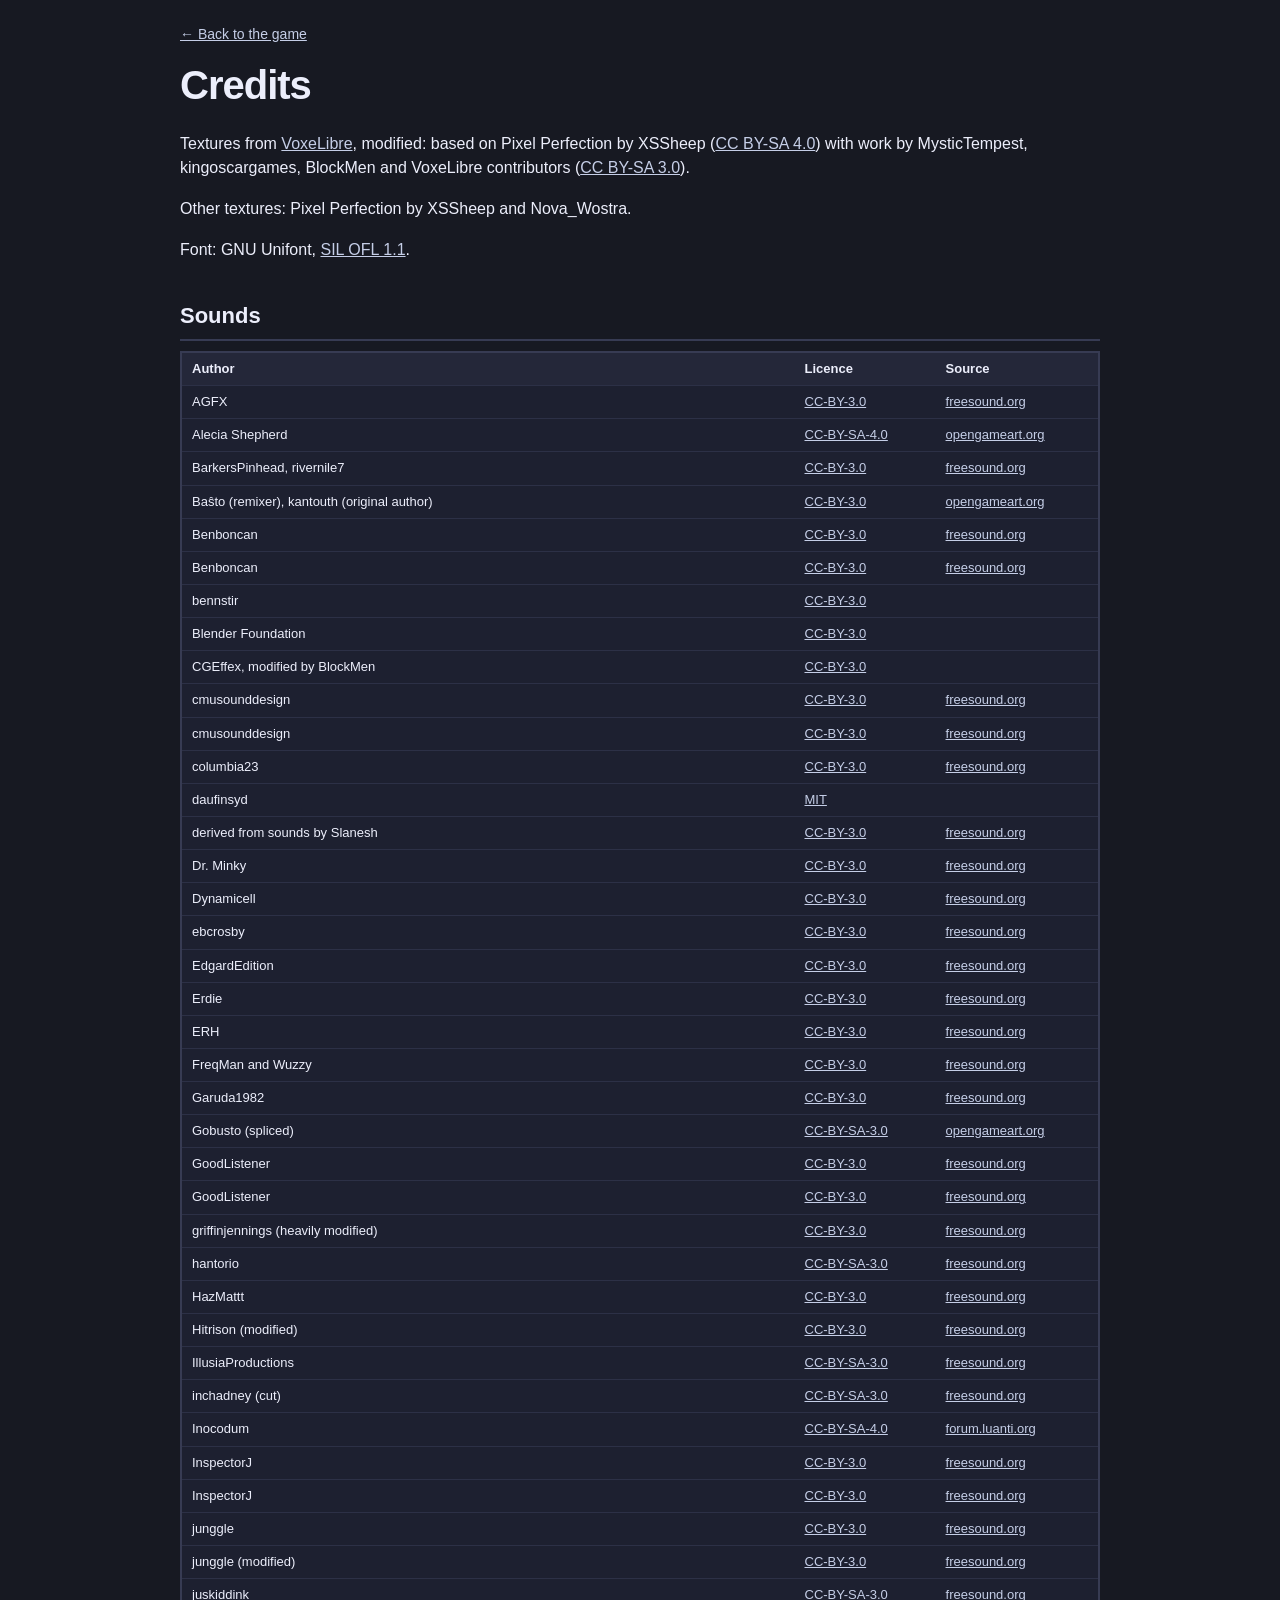
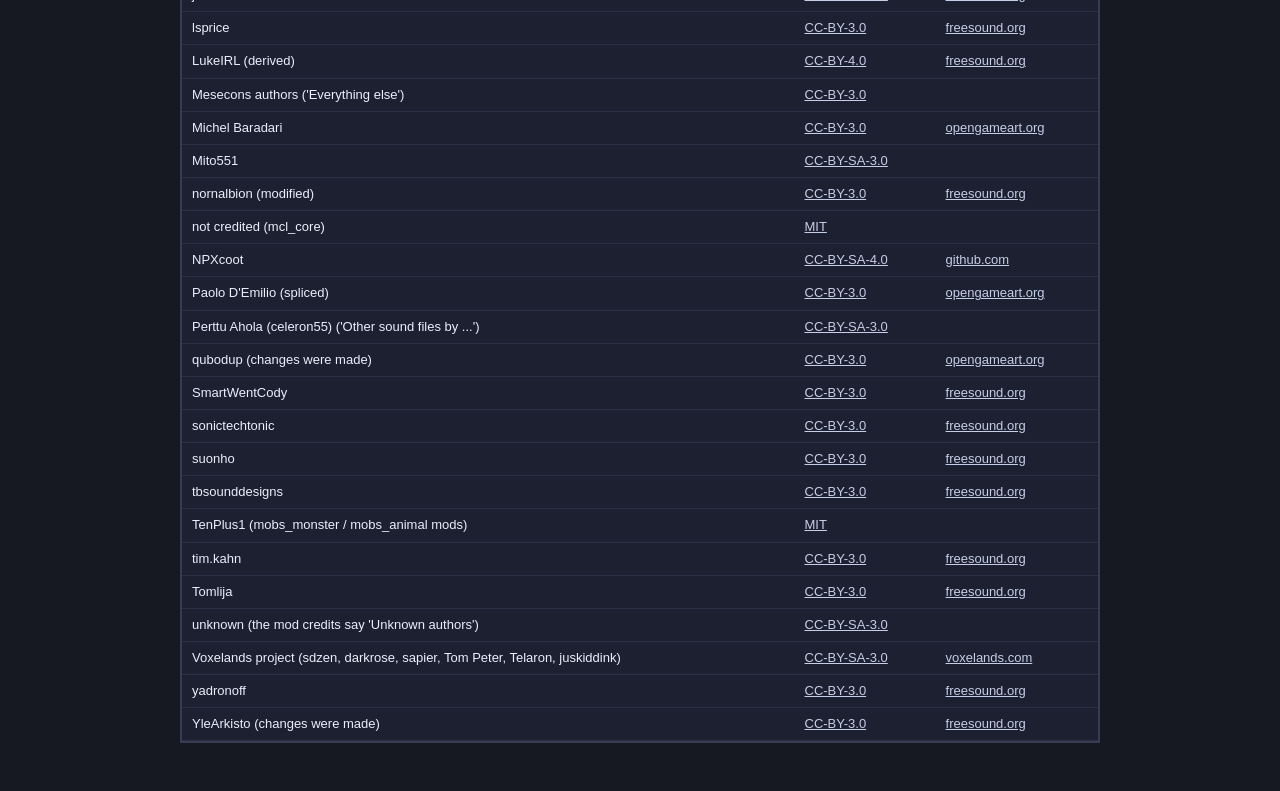
<file: credits/index.html>
<!doctype html>
<html lang="en">
  <head>
    <meta charset="utf-8" />
    <meta name="viewport" content="width=device-width, initial-scale=1" />
    <title>Credits · blox.party</title>
    <meta name="description" content="Credits and licences for the textures, sounds and font used in blox.party." />
    <link rel="canonical" href="https://blox.party/credits/" />
    <script type="module" crossorigin src="../assets/credits-CNXd7aBH.js"></script>
    <link rel="modulepreload" crossorigin href="../assets/modulepreload-polyfill-P2Xu9kJm.js">
    <link rel="stylesheet" crossorigin href="../assets/style-COUsnUMy.css">
  </head>
  <body>
    <main class="credits">
      <p class="back"><a href="/">← Back to the game</a></p>
      <h1>Credits</h1>
      <p>
        Textures from <a href="https://github.com/VoxeLibre/VoxeLibre/tree/4492ce6ff8d856daa4567abe2ea689f4e7a39842">VoxeLibre</a>,
        modified: based on Pixel Perfection by XSSheep (<a href="https://creativecommons.org/licenses/by-sa/4.0/">CC BY-SA 4.0</a>)
        with work by MysticTempest, kingoscargames, BlockMen and VoxeLibre contributors
        (<a href="https://creativecommons.org/licenses/by-sa/3.0/">CC BY-SA 3.0</a>).
      </p>
      <p>Other textures: Pixel Perfection by XSSheep and Nova_Wostra.</p>
      <p>Font: GNU Unifont, <a href="https://openfontlicense.org/">SIL OFL 1.1</a>.</p>
      <h2>Sounds</h2>
      <div class="table-wrap">
        <table>
          <thead><tr><th>Author</th><th>Licence</th><th>Source</th></tr></thead>
          <tbody id="sound-rows"></tbody>
        </table>
      </div>
    </main>
  </body>
</html>
</file>
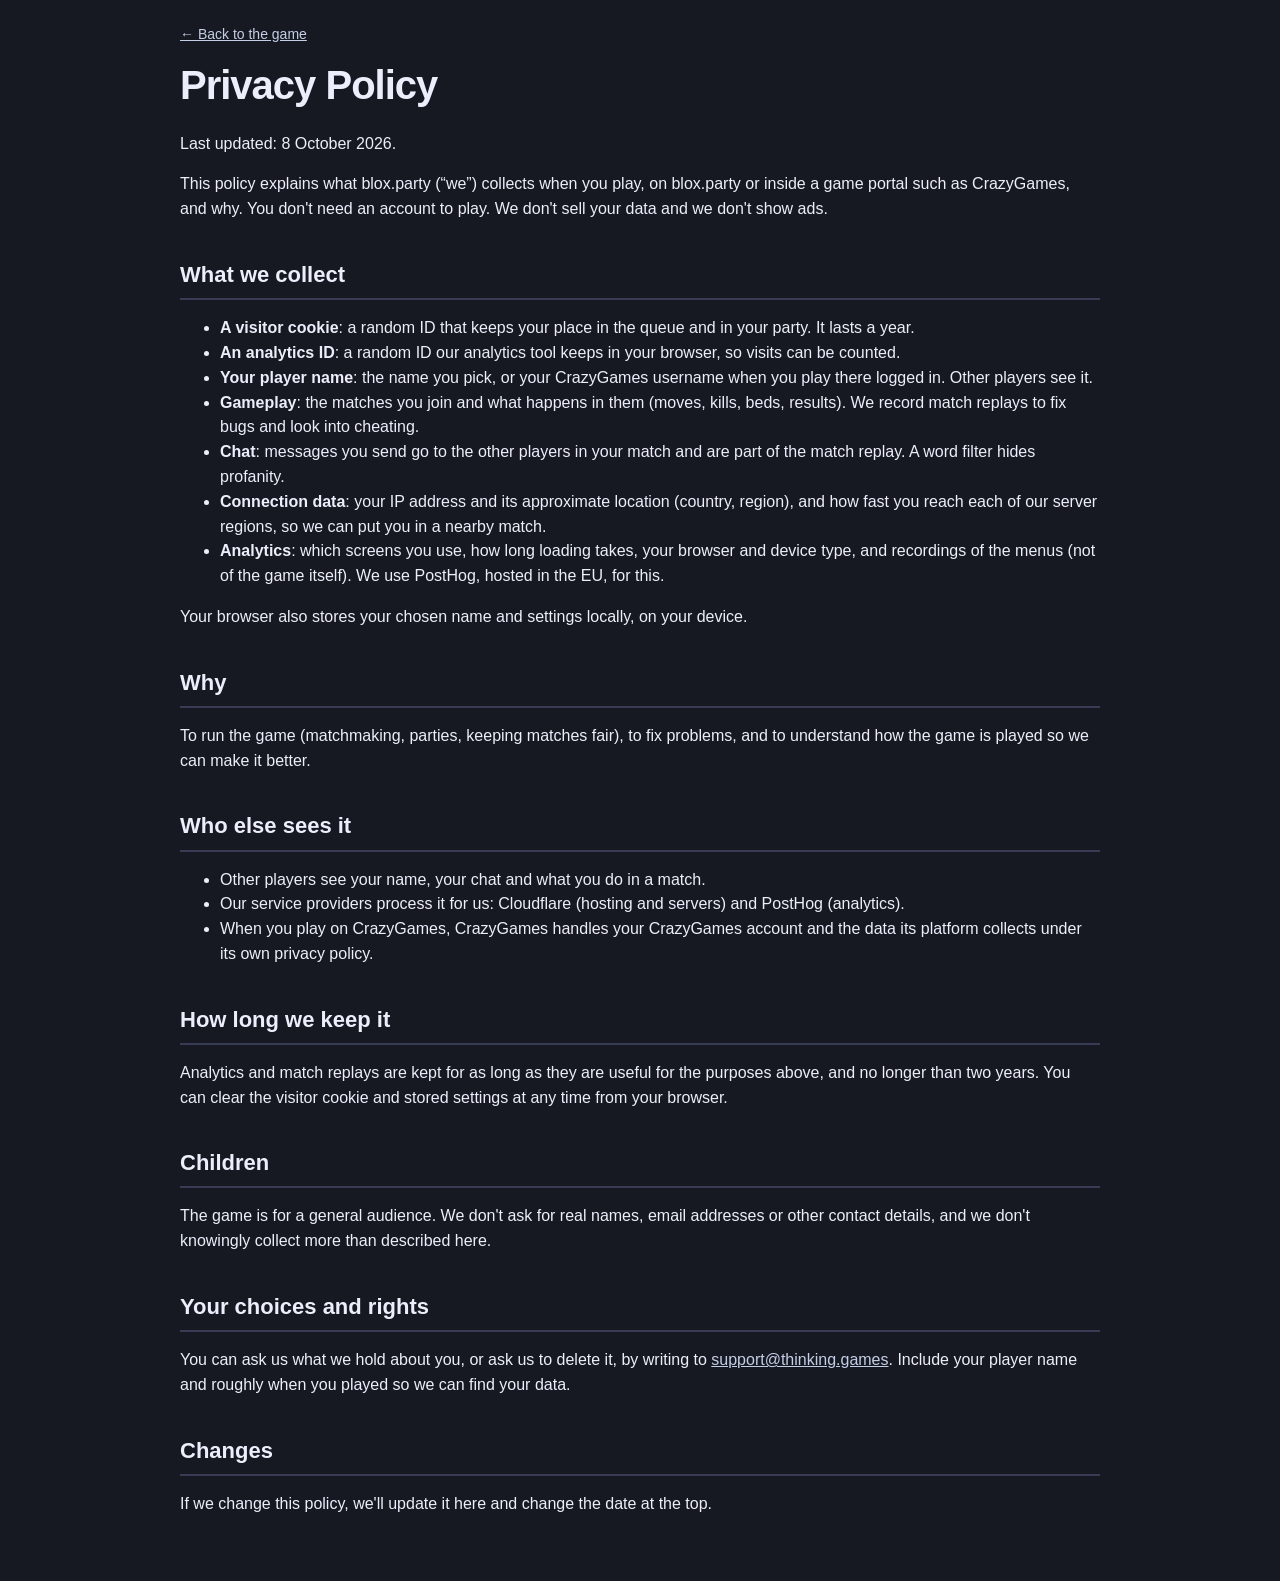
<file: privacy/index.html>
<!doctype html>
<html lang="en">
  <head>
    <meta charset="utf-8" />
    <meta name="viewport" content="width=device-width, initial-scale=1" />
    <title>Privacy Policy · blox.party</title>
    <meta name="description" content="How blox.party handles your data: what we collect while you play and why." />
    <link rel="canonical" href="https://blox.party/privacy/" />
    <link rel="stylesheet" crossorigin href="../assets/style-COUsnUMy.css">
  </head>
  <body>
    <main class="credits">
      <p class="back"><a href="/">← Back to the game</a></p>
      <h1>Privacy Policy</h1>
      <p>Last updated: 8 October 2026.</p>
      <p>
        This policy explains what blox.party (“we”) collects when you play, on blox.party or
        inside a game portal such as CrazyGames, and why. You don't need an account to play.
        We don't sell your data and we don't show ads.
      </p>

      <h2>What we collect</h2>
      <ul>
        <li><strong>A visitor cookie</strong>: a random ID that keeps your place in the queue and in your party. It lasts a year.</li>
        <li><strong>An analytics ID</strong>: a random ID our analytics tool keeps in your browser, so visits can be counted.</li>
        <li><strong>Your player name</strong>: the name you pick, or your CrazyGames username when you play there logged in. Other players see it.</li>
        <li><strong>Gameplay</strong>: the matches you join and what happens in them (moves, kills, beds, results). We record match replays to fix bugs and look into cheating.</li>
        <li><strong>Chat</strong>: messages you send go to the other players in your match and are part of the match replay. A word filter hides profanity.</li>
        <li><strong>Connection data</strong>: your IP address and its approximate location (country, region), and how fast you reach each of our server regions, so we can put you in a nearby match.</li>
        <li><strong>Analytics</strong>: which screens you use, how long loading takes, your browser and device type, and recordings of the menus (not of the game itself). We use PostHog, hosted in the EU, for this.</li>
      </ul>
      <p>Your browser also stores your chosen name and settings locally, on your device.</p>

      <h2>Why</h2>
      <p>
        To run the game (matchmaking, parties, keeping matches fair), to fix problems, and to
        understand how the game is played so we can make it better.
      </p>

      <h2>Who else sees it</h2>
      <ul>
        <li>Other players see your name, your chat and what you do in a match.</li>
        <li>Our service providers process it for us: Cloudflare (hosting and servers) and PostHog (analytics).</li>
        <li>When you play on CrazyGames, CrazyGames handles your CrazyGames account and the data its platform collects under its own privacy policy.</li>
      </ul>

      <h2>How long we keep it</h2>
      <p>
        Analytics and match replays are kept for as long as they are useful for the purposes
        above, and no longer than two years. You can clear the visitor cookie and stored
        settings at any time from your browser.
      </p>

      <h2>Children</h2>
      <p>
        The game is for a general audience. We don't ask for real names, email addresses or
        other contact details, and we don't knowingly collect more than described here.
      </p>

      <h2>Your choices and rights</h2>
      <p>
        You can ask us what we hold about you, or ask us to delete it, by writing to
        <a href="mailto:support@thinking.games">support@thinking.games</a>. Include your player
        name and roughly when you played so we can find your data.
      </p>

      <h2>Changes</h2>
      <p>If we change this policy, we'll update it here and change the date at the top.</p>
    </main>
  </body>
</html>
</file>
<file: assets/style-COUsnUMy.css>
:root{--lightningcss-light: ;--lightningcss-dark:initial;color-scheme:dark}body{color:#eceefb;background:#171922;margin:0;font:400 16px/1.55 Arial,Helvetica,sans-serif}.credits{max-width:920px;margin:auto;padding:24px 16px 48px}.credits h1{letter-spacing:-1px;margin:8px 0 12px;font-size:clamp(28px,5vw,40px);font-weight:900}.credits h2{border-bottom:2px solid #373b53;margin:36px 0 10px;padding-bottom:6px;font-size:22px}.credits a{color:#c5cee7}.credits a:hover{color:#fff}.credits a:focus-visible,.credits summary:focus-visible{outline-offset:3px;outline:3px solid #ffe37e}.credits .back{margin:0;font-size:14px}.credits .table-wrap{background:#1d2030;border:2px solid #373b53;overflow-x:auto}.credits table{border-collapse:collapse;width:100%;font-size:13px}.credits th,.credits td{text-align:left;vertical-align:top;border-bottom:1px solid #2c3046;padding:6px 10px}.credits th{background:#242739;position:sticky;top:0}
</file>
